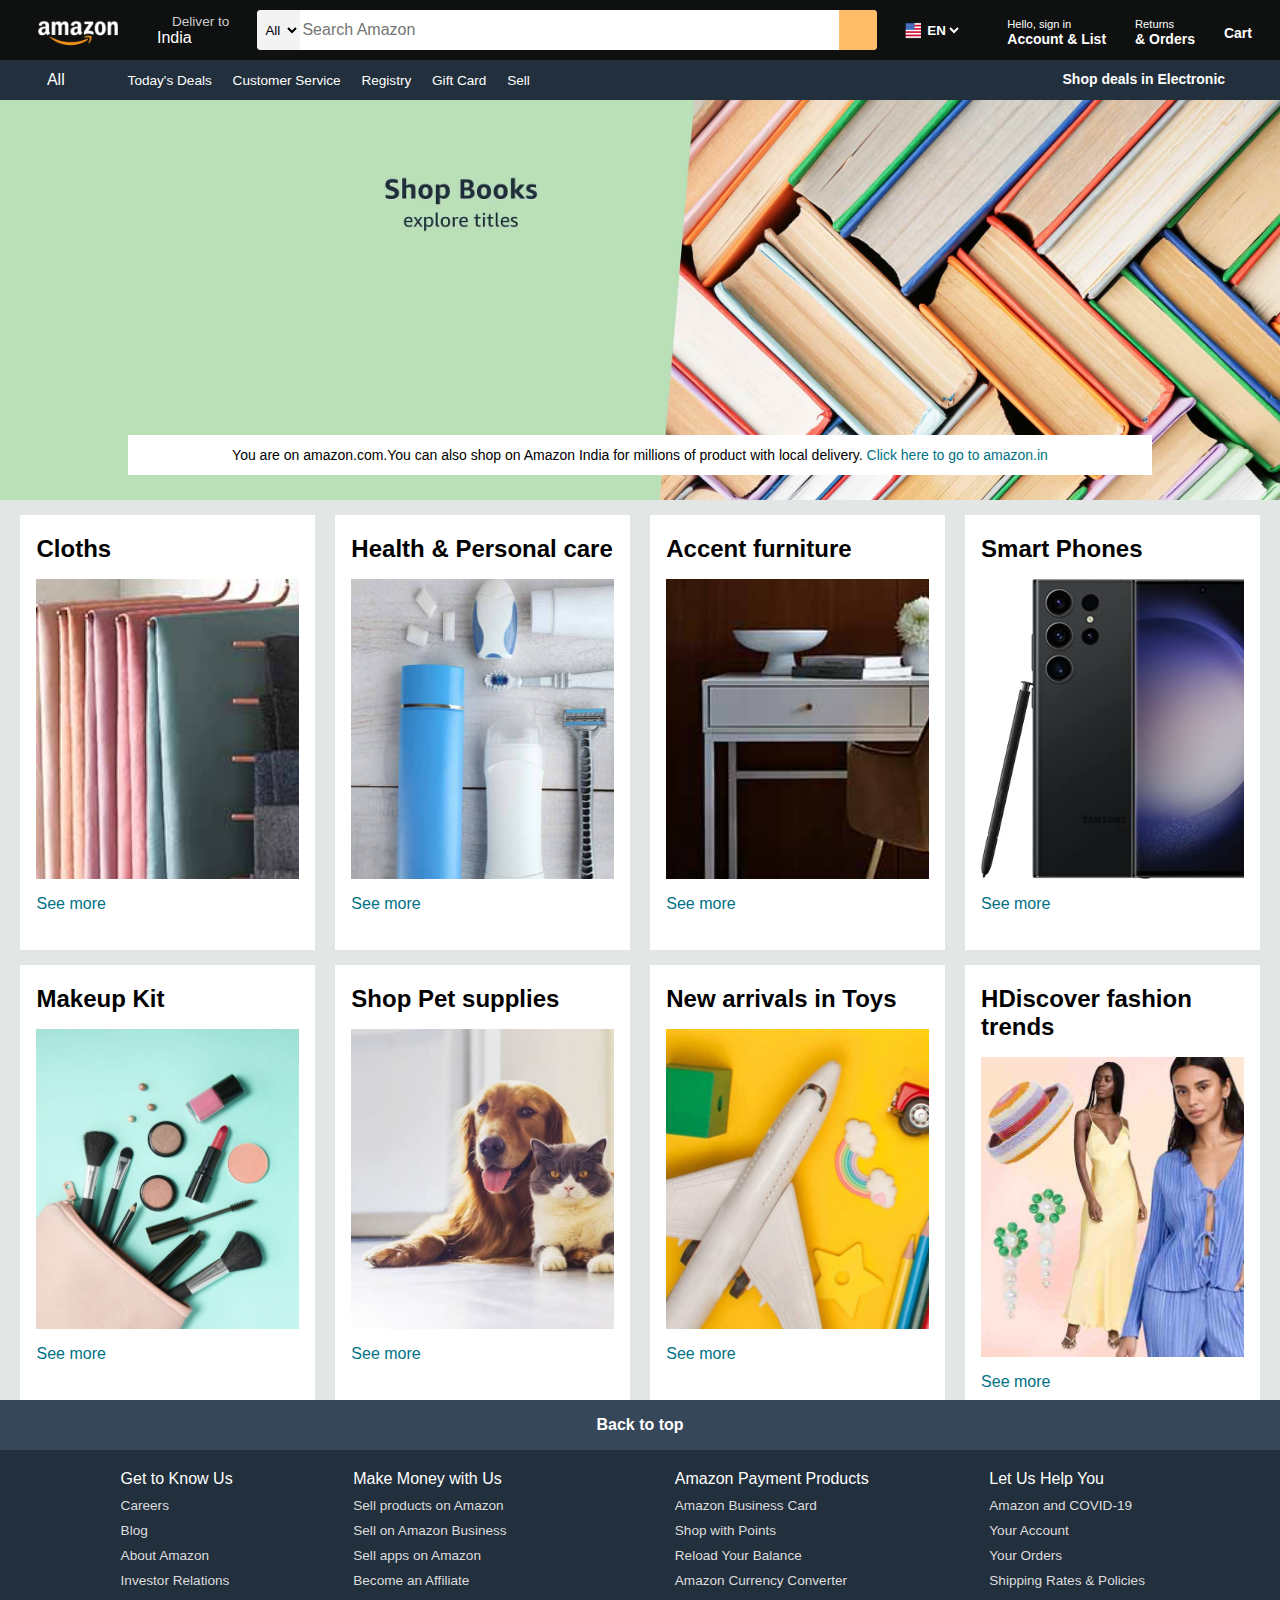
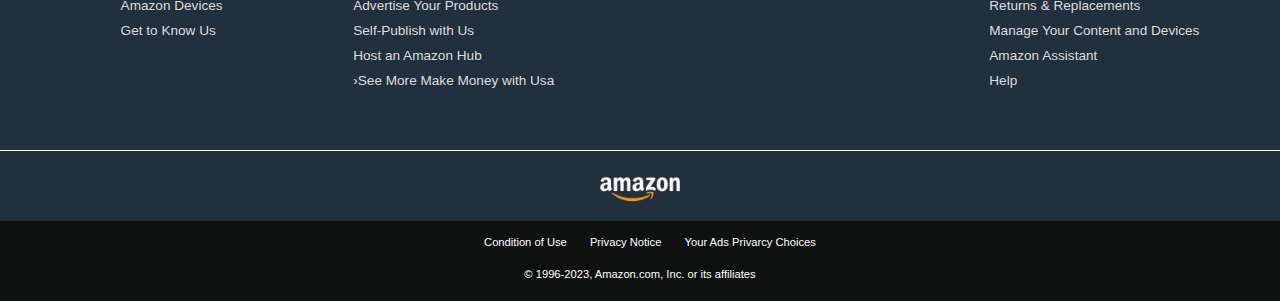
<file: Amazon Clone/index.html>
<!DOCTYPE html>
<html lang="en">

<head>
    <meta charset="UTF-8">
    <meta name="viewport" content="width=device-width, initial-scale=1.0">
    <title>amazon</title>
    <link rel="stylesheet" href="https://cdnjs.cloudflare.com/ajax/libs/font-awesome/6.4.0/css/all.min.css"
        integrity="sha512-iecdLmaskl7CVkqkXNQ/ZH/XLlvWZOJyj7Yy7tcenmpD1ypASozpmT/E0iPtmFIB46ZmdtAc9eNBvH0H/ZpiBw=="
        crossorigin="anonymous" referrerpolicy="no-referrer" />
    <link rel="stylesheet" href="style.css">
</head>
 
<body>
    <header>
        <div class="navbar">
            <div class="nav-logo border ">
                <div class="logo"></div>
            </div>

            <div class="nav-address border">
                <p class="add-first">Deliver to</p>
                <div class="add-icon">
                    <i class="fa-solid fa-location-dot"></i>
                    <p class="ad-second">India</p>
                </div>
            </div>
            
            <div class="nav-search">
                <select class="search-select">
                    <option>All</option>
                </select>
                <input placeholder="Search Amazon" class="search-input">
                <div class="search-icon">
                    <i class="fa-solid fa-magnifying-glass"></i>
                </div>

            </div>
            <!-- --------------------------------- -->
            <div class="nav-flag border">
                <div class="flag">

                </div>

                <select class="country">
                    <option><b><b>EN</b></b></option>
                </select>

            </div>
            <!-- ----------------------------------------- -->
            <div class="nav-signin border">
                <p><span>Hello, sign in</span></p>
                <p class="nav-second">Account & List</p>
            </div>
            <div class="nav-return border">
                <p><span>Returns</span></p>
                <p class="nav-second">& Orders</p>
            </div>
            <div class="nav-cart border">
                <i class="fa-solid fa-cart-shopping"></i>
                Cart
            </div>

        </div>

        <!-- 2nd pallnel -->
        <div class="pannel">
            <div class="pannel-all border">
                <i class="fa-solid fa-bars"></i>
                All
            </div>
            <div class="pannel-oop ">
                <p class="border">Today's Deals</p>
                <p class="border">Customer Service</p>
                <p class="border">Registry</p>
                <p class="border">Gift Card</p>
                <p class="border">Sell</p>
            </div>
            <div class="pannel-deals border">
                Shop deals in Electronic
            </div>

        </div>
    </header>
    <div class="hero-section">
        <div class="hero-msg">
            <p> You are on amazon.com.You can also shop on Amazon India for millions of product with local delivery.
                <a>Click here to go to amazon.in</a>
            </p>
        </div>
    </div>


    <div class="shop-section">
        <div class="box1 box">
            <div class="box-content">
                <h2>Cloths </h2>
                <div class="box-img" style="background-image: url('image/box1_image.jpg');"></div>
                <p>See more </p>
            </div>
        </div>
        <div class="box2 box">
            <div class="box-content">
                <h2> Health & Personal care </h2>
                <div class="box-img" style="background-image: url('image/box2_image.jpg');"></div>
                <p>See more </p>
            </div>
        </div>
        <div class="box3 box">
            <div class="box-content">
                <h2> Accent furniture </h2>
                <div class="box-img" style="background-image: url('image/box3_image.jpg');"></div>
                <p>See more </p>
            </div>
        </div>
        <div class="box4 box">
            <div class="box-content">
                <h2> Smart Phones </h2>
                <div class="box-img" style="background-image: url('image/box4_image.jpg');"></div>
                <p>See more </p>
            </div>
        </div>
        <div class="box5 box">
            <div class="box-content">
                <h2> Makeup Kit </h2>
                <div class="box-img" style="background-image: url('image/box5_image.jpg');"></div>
                <p>See more </p>
            </div>
        </div>
        <div class="box6 box">
            <div class="box-content">
                <h2> Shop Pet supplies </h2>
                <div class="box-img" style="background-image: url('image/box6_image.jpg');"></div>
                <p>See more </p>
            </div>
        </div>
        <div class="box7 box">
            <div class="box-content">
                <h2> New arrivals in Toys </h2>
                <div class="box-img" style="background-image: url('image/box7_image.jpg');"></div>
                <p>See more </p>
            </div>
        </div>
        <div class="box8 box">
            <div class="box-content">
                <h2> HDiscover fashion trends </h2>
                <div class="box-img" style="background-image: url('image/box8_image.jpg');"></div>
                <p>See more </p>
            </div>
        </div>
    </div>
    <footer>
        <div class="foot-pannel1">
           <b>Back to top</b> 
        </div>
        <div class="foot-pannel2">
            <ul>
                <p>Get to Know Us</p>
                <a>Careers</a>
                <a>Blog</a>
                <a>About Amazon</a>
                <a>Investor Relations</a>
                <a>Amazon Devices</a>
                <a>Get to Know Us</a>
            </ul>
           
            <ul>
                <p>Make Money with Us</p>
                <a>Sell products on Amazon</a>
                <a>Sell on Amazon Business</a>
                <a>Sell apps on Amazon</a>
                <a>Become an Affiliate</a>
                <a>Advertise Your Products</a>
                <a>Self-Publish with Us</a>
                <a>Host an Amazon Hub</a>
                <a>›See More Make Money with Usa</a>

            </ul>
            <ul>
                <p>Amazon Payment Products</p>
                <a>Amazon Business Card</a>
                <a>Shop with Points</a>
                <a>Reload Your Balance</a>
                <a>Amazon Currency Converter</a>

            </ul>
            <ul>
                <p> Let Us Help You</p>
                <a> Amazon and COVID-19</a>
                <a>Your Account</a>
                <a>Your Orders</a>
                <a>Shipping Rates & Policies</a>
                <a>Returns & Replacements</a>
                <a>Manage Your Content and Devices</a>
                <a>Amazon Assistant</a>
                <a>Help</a>
            </ul>
        </div>
        <div class="foot-pannel3">
            <div class="logo"></div>
        </div>
        <div class="foot-pannel4">
            <div class="pages">
                <a></a>
                <a>Condition of Use</a>
                <a>Privacy Notice</a>
                <a>Your Ads Privarcy Choices</a>
            </div>
            <div class="copy-right">
                © 1996-2023, Amazon.com, Inc. or its affiliates
            </div>
        </div>
</body>

</html>
</file>
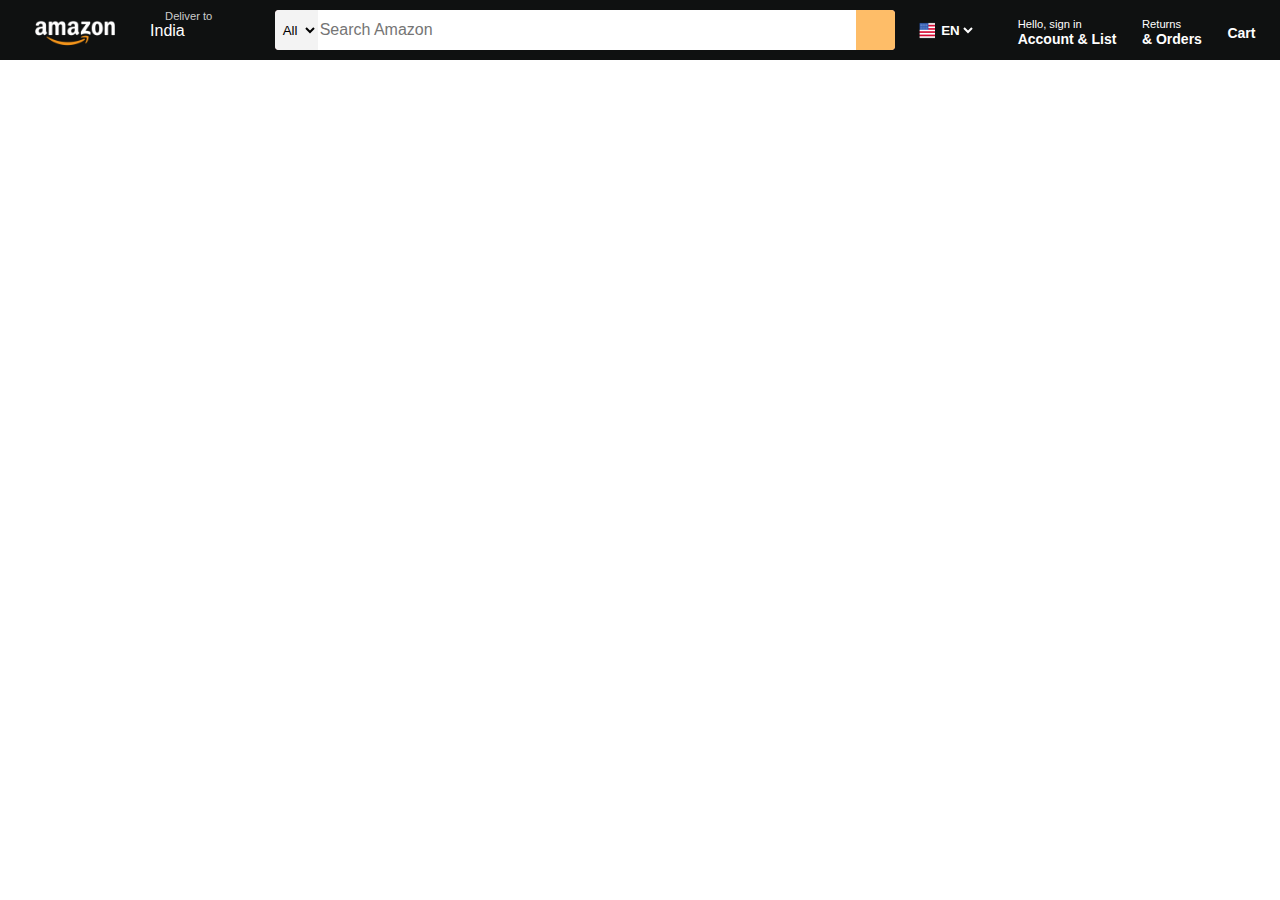
<file: Amazon Clone/copy/index.html>
<!DOCTYPE html>
<html lang="en">

<head>
    <meta charset="UTF-8">
    <meta name="viewport" content="width=device-width, initial-scale=1.0">
    <title>amazon</title>
    <link rel="stylesheet" href="https://cdnjs.cloudflare.com/ajax/libs/font-awesome/6.4.0/css/all.min.css"
        integrity="sha512-iecdLmaskl7CVkqkXNQ/ZH/XLlvWZOJyj7Yy7tcenmpD1ypASozpmT/E0iPtmFIB46ZmdtAc9eNBvH0H/ZpiBw=="
        crossorigin="anonymous" referrerpolicy="no-referrer" />
    <link rel="stylesheet" href="style.css">
</head>

<body>
    <header>
        <div class="navbar">
            <div class="nav-logo border ">
                <div class="logo"></div>
            </div>

            <div class="nav-address border">
                <p class="add-first">Deliver to</p>
                <div class="add-icon">
                    <i class="fa-solid fa-location-dot"></i>
                    <p class="ad-second">India</p>
                </div>
            </div>
            <div class="nav-search">
                <select class="search-select">
                    <option>All</option>
                </select>
                <input placeholder="Search Amazon" class="search-input">
                <div class="search-icon">
                    <i class="fa-solid fa-magnifying-glass"></i>
                </div>

            </div>
            <!-- --------------------------------- -->
            <div class="nav-flag border">
                <div class="flag">

                </div>

                <select class="country">
                    <option><b><b>EN</b></b></option>
                </select>

            </div>
            <!-- ----------------------------------------- -->
            <div class="nav-signin border">
                <p><span>Hello, sign in</span></p>
                <p class="nav-second">Account & List</p>
            </div>
            <div class="nav-return border">
                <p><span>Returns</span></p>
                <p class="nav-second">& Orders</p>
            </div>
            <div class="nav-cart border">
                <i class="fa-solid fa-cart-shopping"></i>
                Cart
            </div>

        </div>
    </header>
</body>

</html>
</file>
<file: Amazon Clone/style.css>
* {
    margin: 0;
    font-family: Arial;
    border: border-box;

}

.navbar {
    height: 60px;
    background-color: #0f1111;
    color: white;
    display: flex;
    align-items: center;
    justify-content: space-evenly;
}

.nav-logo {
    height: 50px;
    width: 100px;
}

.logo {
    background-image: url("image/amazon_logo.png");
    background-size: cover;
    height: 50px;
    width: 100%;
}

.border {
    border: 1.5px solid transparent;
}

.border:hover {
    border: 1.5px solid white;
}

/* box2 */
.add-first {
    color: #cccccc;
    font-size: 0.85rem;
    margin-left: 15px;
}

.add-second {
    font-size: 1rem;
    margin-left: 3px;
}
/* ------------------------------------------ */
.nav-flag{
    height: 50px;
    width: 73px; 
    background-color: #0f1111;
    display: inline-flex;
    align-items: center;
}
.flag{
    background-image: url('image/usa_logo.png');
    height: 21px;
    width: 16px;
    background-size: cover;
}
.country{
    background-color: #0f1111;
    color: white;
    border: 2px solid #0f1111 ;
    font-weight: bold;
}
/* --------------------------------------------------- */

.add-icon {
    display: flex;
    align-items: center;
}

/* box3 */
.nav-search {
    display: flex;
    justify-content: space-evenly;
    background-color: pink;
    width: 620px;
    height: 40px;
    border-radius: 4px;
}

.search-select {
    background-color: #f3f3f3;
    width: 50px;
    text-align: center;
    border-top-left-radius: 4px;
    border-bottom-left-radius: 4px;
    border: none;

}

.search-input {
    width: 100%;
    font-size: 1rem;
    border: none;
}

.search-icon {
    width: 45px;
    display: flex;
    justify-content: center;
    align-items: center;
    background-color: #febd68;
    border-top-right-radius: 4px;
    border-bottom-right-radius: 4px;
    /* background-color: #0f1111; */
}

.nav-search:hover {
    border: 2px solid orange;
}

/* box-4 */
span {
    font-size: 0.7rem;
}

.nav-second {
    /* font-size: 0.85rem; */
    font-size: 14px;
    line-height: 15px;
    font-weight: 700
}

/* box6 */
.nav-cart i {
    font-size: 30px;
}

.nav-cart {
    font-size: 14px;
    line-height: 15px;
    font-weight: 700;
}

/* pannel */
.pannel {
    height: 40px;
    background-color: #222f3d;
    display: flex;
    color: white;
    align-items: center;
    justify-content: space-evenly;
}

.pannel-oop p {
    display: inline;
    margin-left: 15px;
}

.pannel-oop {
    width: 70%;
    font-size: 0.85rem;
}

.pannel-deals {

    font-size: 14px;
    line-height: 15px;
    font-weight: 700;
    padding: 5px 8px 6px 8px;
}

/* nev end  */
.hero-section {
    /* background-image: url("hero_image.jpg"); */
    background-image: url("image/main_image.jpg");
    background-size: cover;
    height: 400px;
    display: flex;
    justify-content: center;
    align-items: flex-end;

}

.hero-msg {
    background-color: white;
    color: black;
    height: 40px;
    display: flex;
    align-items: center;
    justify-content: center;
    font-size: 14px;
    width: 80%;
    margin-bottom: 25px;
}

.hero-msg a {
    color: #007185;
}

/* shop section */
.shop-section {
    display: flex;
    flex-wrap: wrap;
    justify-content: space-evenly;
    background-color: #e2e7e6;
}

.box {
    /* border: 2px solid black; */
    height: 400px;
    width: 23%;
    background-color: white;
    padding: 20px 0px 15px;
    margin-top: 15px;

}

.box-img {
    height: 300px;
    background-size: cover;
    margin-top: 1rem;
    margin-bottom: 1rem;
}

.box-content {
    margin-left: 1rem;
    margin-right: 1rem;
}

.box-content p {
    color: #007185;
}
.box-content p:hover {
    color:orange ;
    text-decoration: underline;
}

/* footer */
.footer {
    margin-top: 15px;
}

.foot-pannel1 {
    background-color: #37475a;
    color: white;
    height: 50px;
    display: flex;
    justify-content: center;
    align-items: center;
    font-size: 1rem;
}

.foot-pannel2 {
    background-color: #222f3d;
    height: 300px;
    color: white;
    display: flex;
    justify-content: space-evenly;
}

ul {
    margin-top: 20px;
}

ul a {
    display: block;
    font-size: 0.85rem;
    margin-top: 10px;
    color: #DDDDDD;
}
ul a:hover {
    text-decoration: underline;
}

.foot-pannel3 {
    background-color: #222f3d;
    border-top: 0.5px solid white;
    height: 70px;
    display: flex;
    justify-content: center;
    align-items: center;
}

.logo {
    background-image: url("image/amazon_logo.png");
    background-size: cover;
    height: 50px;
    width: 100px;

}

/* last pannel */
.foot-pannel4 {
    background-color: #0f1111;
    color: white;
    height: 80px;
    text-align: center;
    font-size: 0.7rem;
}

.pages {
    padding: 15px;
}
.copy-right{
    padding-top: 5px;
}
/* --------- */
.pages a{
    margin: 10px;
}
.pages a:hover{
    text-decoration: underline;
}
</file>
<file: Amazon Clone/copy/style.css>
* {
    margin: 0;
    font-family: Arial;
    border: border-box;

}

.navbar {
    height: 60px;
    background-color: #0f1111;
    color: white;
    display: flex;
    align-items: center;
    justify-content: space-evenly;
}

.nav-logo {
    height: 50px;
    width: 100px;
}

.logo {
    background-image: url("amazon_logo.png");
    background-size: cover;
    height: 50px;
    width: 100%;
}

.border {
    border: 1.5px solid transparent;
}

.border:hover {
    border: 1.5px solid white;
}

/* box2 */
.nav-address{
    align-items: center;
    justify-content: center;
    height: 50px;
    width: 100px;
   margin-top: 10px;
}
.add-first {
    color: #cccccc;
    font-size: 0.7rem;
    margin-left: 15px;
}

.add-second {
    font-size: 1rem;
    margin-left: 3px;
}

.add-icon {
    display: flex;
    align-items: center;
}

/* box3 */
.nav-search {
    display: flex;
    justify-content: space-evenly;
    background-color: pink;
    width: 620px;
    height: 40px;
    border-radius: 4px;
}

.search-select {
    background-color: #f3f3f3;
    width: 50px;
    text-align: center;
    border-top-left-radius: 4px;
    border-bottom-left-radius: 4px;
    border: none;

}

.search-input {
    width: 100%;
    font-size: 1rem;
    border: none;
}

.search-icon {
    width: 45px;
    display: flex;
    justify-content: center;
    align-items: center;
    background-color: #febd68;
    border-top-right-radius: 4px;
    border-bottom-right-radius: 4px;
    /* background-color: #0f1111; */
}

.nav-search:hover {
    border: 2px solid orange;
}

/* box-4 */
span {
    font-size: 0.7rem;
}

.nav-second {
    /* font-size: 0.85rem; */
    font-size: 14px;
    line-height: 15px;
    font-weight: 700
}

/* box6 */
.nav-cart i {
    font-size: 30px;
}

.nav-cart {
    font-size: 14px;
    line-height: 15px;
    font-weight: 700;
}
/* ------------------------------------------ */
.nav-flag{
    height: 50px;
    width: 73px; 
    background-color: #0f1111;
    display: inline-flex;
    align-items: center;
}
.flag{
    background-image: url('usa_logo.png');
    height: 21px;
    width: 16px;
    background-size: cover;
}
.country{
    background-color: #0f1111;
    color: white;
    border: 2px solid #0f1111 ;
    font-weight: bold;
}
/* --------------------------------------------------- */
</file>
